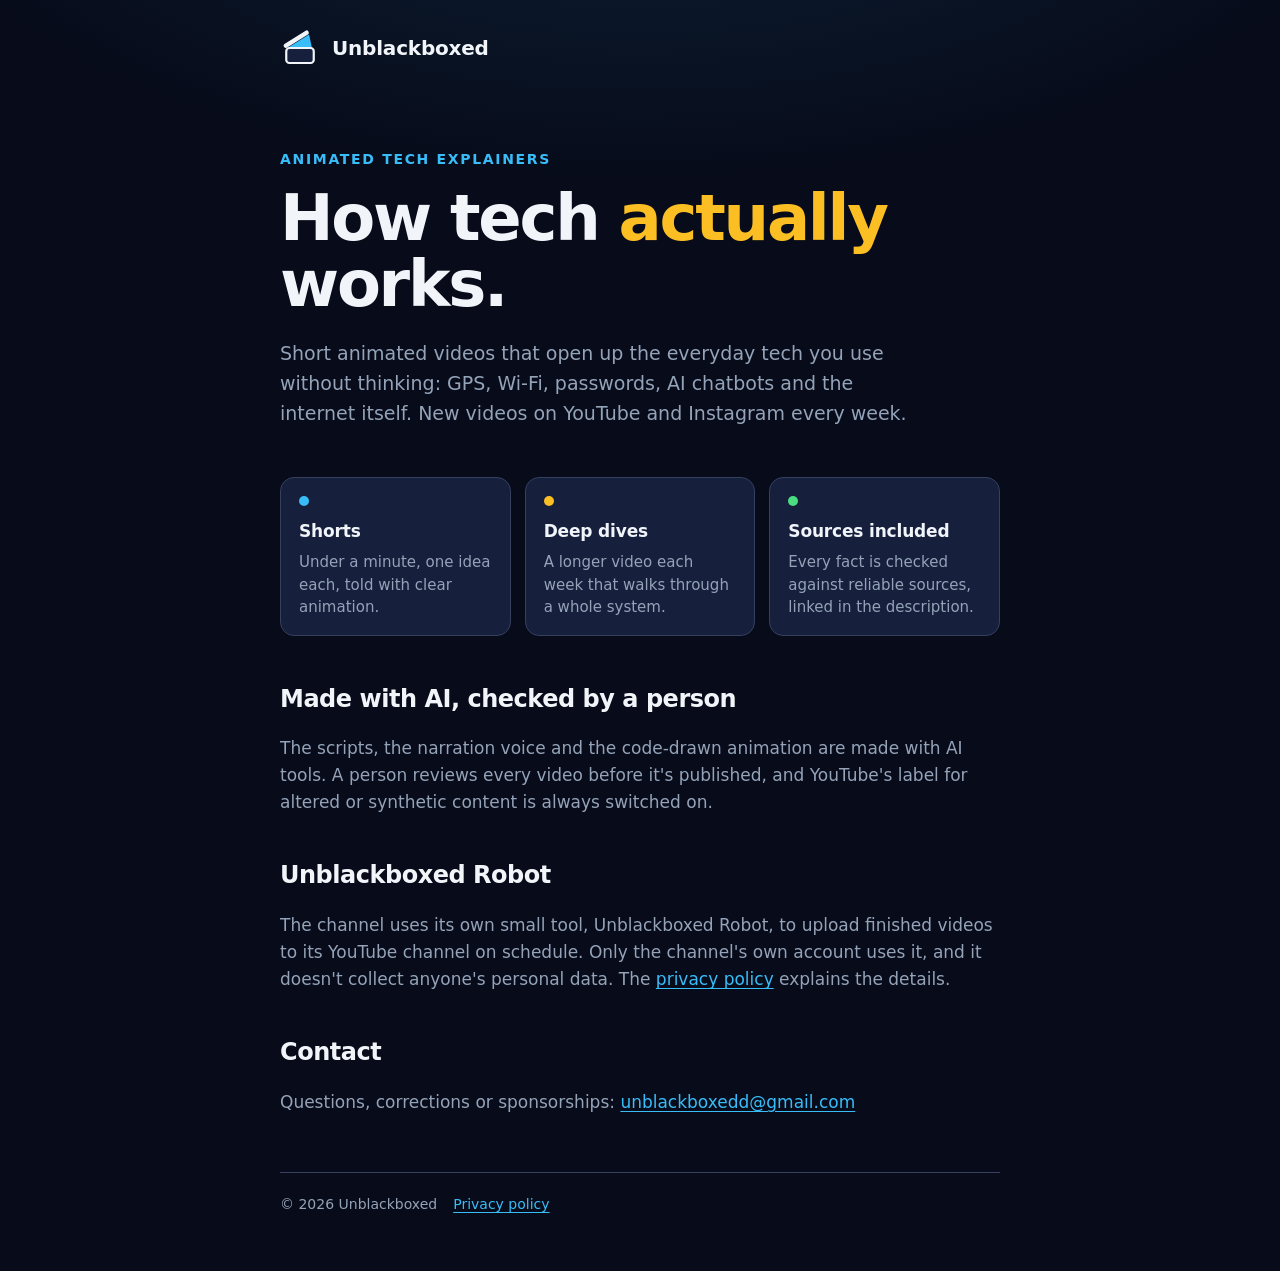
<file: index.html>
<!doctype html>
<html lang="en">
<head>
  <meta charset="utf-8">
  <meta name="viewport" content="width=device-width, initial-scale=1">
  <title>Unblackboxed: How tech actually works</title>
  <meta name="description" content="Short animated explainers that open up the everyday tech you use without thinking.">
  <link rel="stylesheet" href="style.css">
  <link rel="icon" href="logo.svg" type="image/svg+xml">
</head>
<body>
  <div class="wrap">
    <a class="brand" href="./">
      <svg viewBox="0 0 64 64" aria-hidden="true">
        <path d="M13 31 L51 31 L46.5 10.5 Z" fill="#38bdf8"/>
        <rect x="10" y="32" width="44" height="24" rx="5" fill="#161f3c" stroke="#f1f5f9" stroke-width="3.5"/>
        <rect x="8" y="25" width="46" height="7" rx="3" fill="#f1f5f9" transform="rotate(-32 10 32)"/>
      </svg>
      Unblackboxed
    </a>

    <header class="hero">
      <p class="kicker">Animated tech explainers</p>
      <h1>How tech <span class="hl">actually</span> works.</h1>
      <p class="lede">Short animated videos that open up the everyday tech you use without thinking: GPS, Wi‑Fi, passwords, AI chatbots and the internet itself. New videos on YouTube and Instagram every week.</p>
    </header>

    <div class="grid">
      <div class="card">
        <div class="dot" style="background: var(--cyan)"></div>
        <h3>Shorts</h3>
        <p>Under a minute, one idea each, told with clear animation.</p>
      </div>
      <div class="card">
        <div class="dot" style="background: var(--amber)"></div>
        <h3>Deep dives</h3>
        <p>A longer video each week that walks through a whole system.</p>
      </div>
      <div class="card">
        <div class="dot" style="background: var(--green)"></div>
        <h3>Sources included</h3>
        <p>Every fact is checked against reliable sources, linked in the description.</p>
      </div>
    </div>

    <section>
      <h2>Made with AI, checked by a person</h2>
      <p>The scripts, the narration voice and the code-drawn animation are made with AI tools. A person reviews every video before it's published, and YouTube's label for altered or synthetic content is always switched on.</p>

      <h2>Unblackboxed Robot</h2>
      <p>The channel uses its own small tool, Unblackboxed Robot, to upload finished videos to its YouTube channel on schedule. Only the channel's own account uses it, and it doesn't collect anyone's personal data. The <a href="privacy.html">privacy policy</a> explains the details.</p>

      <h2>Contact</h2>
      <p>Questions, corrections or sponsorships: <a href="mailto:unblackboxedd@gmail.com">unblackboxedd@gmail.com</a></p>
    </section>

    <footer>
      <span>© 2026 Unblackboxed</span>
      <a href="privacy.html">Privacy policy</a>
    </footer>
  </div>
</body>
</html>
</file>
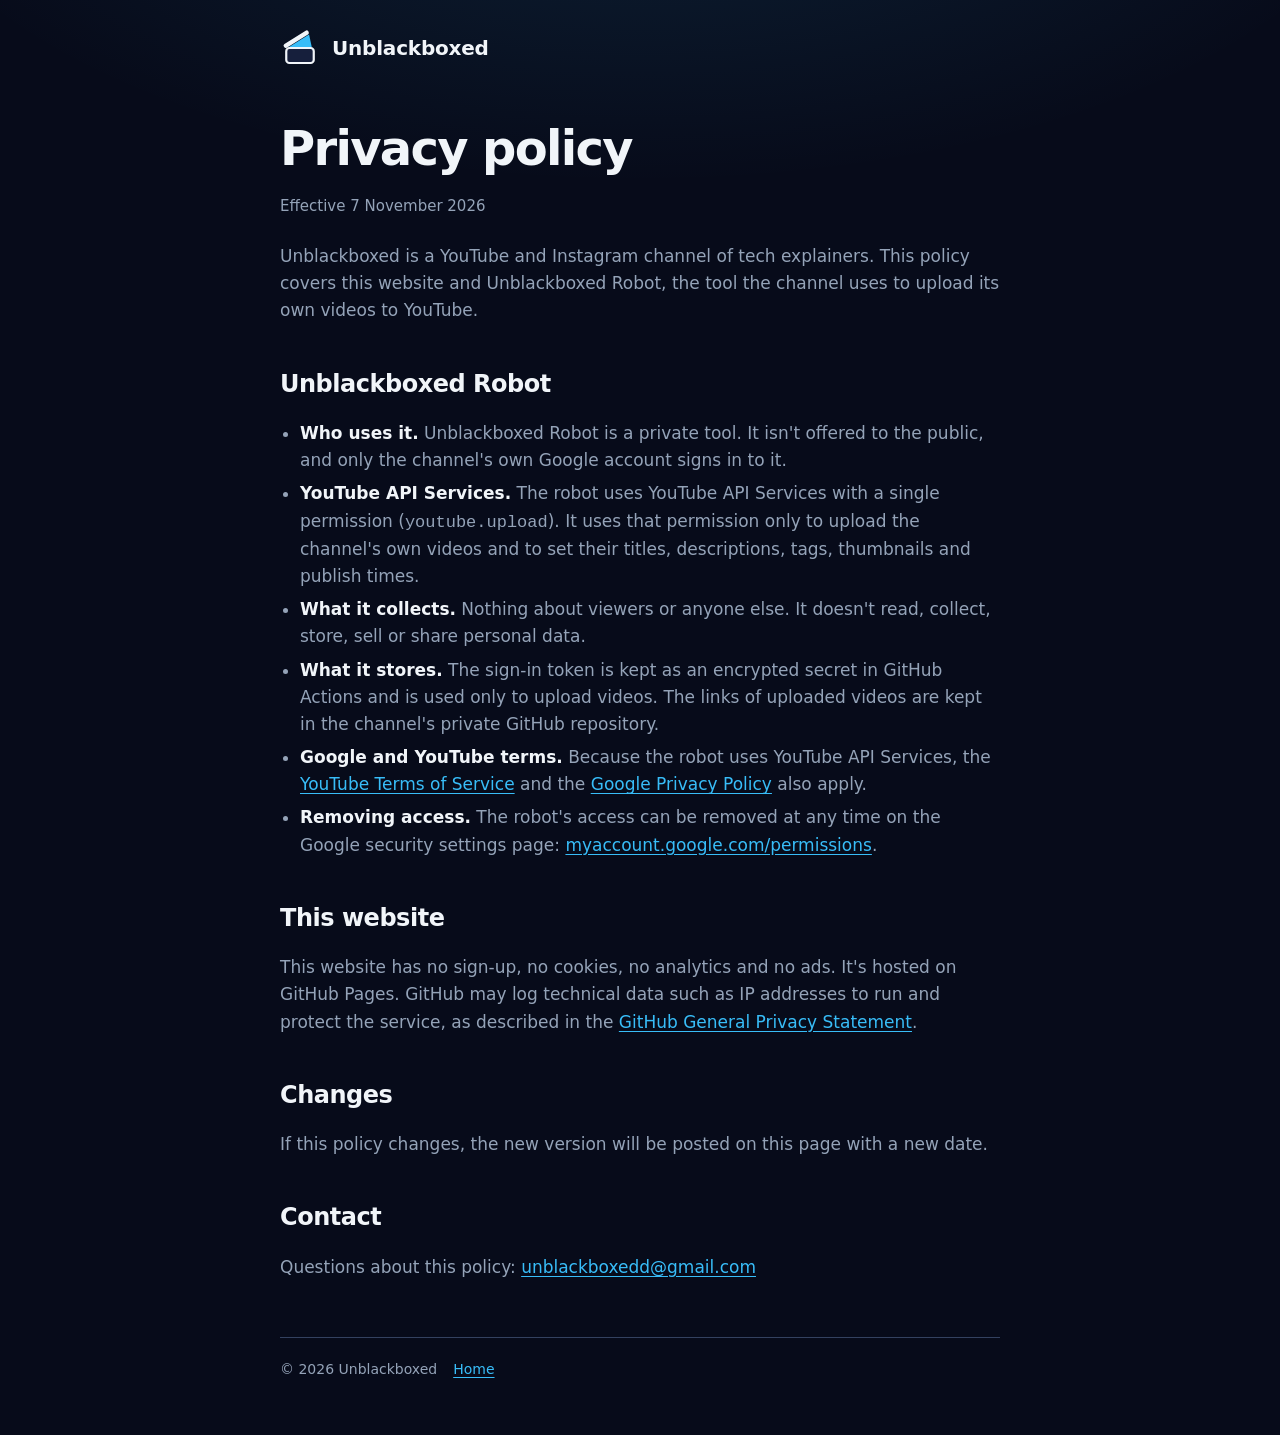
<file: privacy.html>
<!doctype html>
<html lang="en">
<head>
  <meta charset="utf-8">
  <meta name="viewport" content="width=device-width, initial-scale=1">
  <title>Privacy policy | Unblackboxed</title>
  <meta name="description" content="Privacy policy for the Unblackboxed website and Unblackboxed Robot.">
  <link rel="stylesheet" href="style.css">
  <link rel="icon" href="logo.svg" type="image/svg+xml">
</head>
<body class="doc">
  <div class="wrap">
    <a class="brand" href="./">
      <svg viewBox="0 0 64 64" aria-hidden="true">
        <path d="M13 31 L51 31 L46.5 10.5 Z" fill="#38bdf8"/>
        <rect x="10" y="32" width="44" height="24" rx="5" fill="#161f3c" stroke="#f1f5f9" stroke-width="3.5"/>
        <rect x="8" y="25" width="46" height="7" rx="3" fill="#f1f5f9" transform="rotate(-32 10 32)"/>
      </svg>
      Unblackboxed
    </a>

    <header class="hero">
      <h1>Privacy policy</h1>
      <p class="updated">Effective 7 November 2026</p>
    </header>

    <section>
      <p>Unblackboxed is a YouTube and Instagram channel of tech explainers. This policy covers this website and Unblackboxed Robot, the tool the channel uses to upload its own videos to YouTube.</p>

      <h2>Unblackboxed Robot</h2>
      <ul>
        <li><strong>Who uses it.</strong> Unblackboxed Robot is a private tool. It isn't offered to the public, and only the channel's own Google account signs in to it.</li>
        <li><strong>YouTube API Services.</strong> The robot uses YouTube API Services with a single permission (<code>youtube.upload</code>). It uses that permission only to upload the channel's own videos and to set their titles, descriptions, tags, thumbnails and publish times.</li>
        <li><strong>What it collects.</strong> Nothing about viewers or anyone else. It doesn't read, collect, store, sell or share personal data.</li>
        <li><strong>What it stores.</strong> The sign-in token is kept as an encrypted secret in GitHub Actions and is used only to upload videos. The links of uploaded videos are kept in the channel's private GitHub repository.</li>
        <li><strong>Google and YouTube terms.</strong> Because the robot uses YouTube API Services, the <a href="https://www.youtube.com/t/terms">YouTube Terms of Service</a> and the <a href="https://policies.google.com/privacy">Google Privacy Policy</a> also apply.</li>
        <li><strong>Removing access.</strong> The robot's access can be removed at any time on the Google security settings page: <a href="https://myaccount.google.com/permissions">myaccount.google.com/permissions</a>.</li>
      </ul>

      <h2>This website</h2>
      <p>This website has no sign-up, no cookies, no analytics and no ads. It's hosted on GitHub Pages. GitHub may log technical data such as IP addresses to run and protect the service, as described in the <a href="https://docs.github.com/site-policy/privacy-policies/github-general-privacy-statement">GitHub General Privacy Statement</a>.</p>

      <h2>Changes</h2>
      <p>If this policy changes, the new version will be posted on this page with a new date.</p>

      <h2>Contact</h2>
      <p>Questions about this policy: <a href="mailto:unblackboxedd@gmail.com">unblackboxedd@gmail.com</a></p>
    </section>

    <footer>
      <span>© 2026 Unblackboxed</span>
      <a href="./">Home</a>
    </footer>
  </div>
</body>
</html>
</file>
<file: style.css>
:root {
  --bg: #070b1a;
  --bg-2: #0c1126;
  --panel: #161f3c;
  --line: #33415f;
  --text: #f1f5f9;
  --muted: #94a3b8;
  --cyan: #38bdf8;
  --amber: #fbbf24;
  --pink: #f472b6;
  --green: #4ade80;
}

* { box-sizing: border-box; }

html { -webkit-text-size-adjust: 100%; }

body {
  margin: 0;
  background:
    radial-gradient(1100px 520px at 50% -180px, rgba(56, 189, 248, 0.13), transparent 70%),
    var(--bg);
  color: var(--text);
  font: 17px/1.6 Inter, ui-sans-serif, system-ui, -apple-system, "Segoe UI", Roboto, Helvetica, Arial, sans-serif;
  min-height: 100vh;
}

a { color: var(--cyan); text-underline-offset: 3px; }
a:hover { color: var(--text); }

.wrap { max-width: 760px; margin: 0 auto; padding: 28px 20px 56px; }

.brand {
  display: inline-flex; align-items: center; gap: 12px;
  color: var(--text); text-decoration: none;
  font-weight: 700; font-size: 20px; letter-spacing: -0.01em;
}
.brand svg { width: 40px; height: 40px; flex: none; }

.hero { padding: 72px 0 40px; }
.kicker {
  color: var(--cyan); font-weight: 600; font-size: 14px;
  letter-spacing: 0.12em; text-transform: uppercase; margin: 0 0 14px;
}
h1 {
  font-size: clamp(38px, 8vw, 64px); line-height: 1.04; letter-spacing: -0.035em;
  margin: 0 0 20px; font-weight: 800;
}
h1 .hl { color: var(--amber); }
.lede { color: var(--muted); font-size: 19px; max-width: 34em; margin: 0; }

.grid { display: grid; grid-template-columns: repeat(3, 1fr); gap: 14px; margin: 8px 0 44px; }
.card {
  background: var(--panel); border: 1px solid var(--line); border-radius: 14px;
  padding: 18px 18px 16px;
}
.card .dot { width: 10px; height: 10px; border-radius: 50%; margin-bottom: 12px; }
.card h3 { margin: 0 0 6px; font-size: 17px; letter-spacing: -0.01em; }
.card p { margin: 0; color: var(--muted); font-size: 15px; line-height: 1.5; }

h2 { font-size: 24px; letter-spacing: -0.02em; margin: 40px 0 10px; }
section p, section li { color: var(--muted); }
section strong { color: var(--text); font-weight: 600; }
section ul { padding-left: 20px; }
section li { margin: 6px 0; }

.note {
  border-left: 3px solid var(--cyan); background: var(--bg-2);
  padding: 14px 16px; border-radius: 0 10px 10px 0; color: var(--muted);
}

footer {
  margin-top: 56px; padding-top: 20px; border-top: 1px solid var(--line);
  color: var(--muted); font-size: 14px; display: flex; gap: 16px; flex-wrap: wrap;
}

.doc .hero { padding: 48px 0 8px; }
.doc h1 { font-size: clamp(34px, 7vw, 48px); }
.updated { color: var(--muted); font-size: 15px; margin: 0; }

@media (max-width: 640px) {
  .grid { grid-template-columns: 1fr; }
  .hero { padding: 48px 0 28px; }
}
</file>
